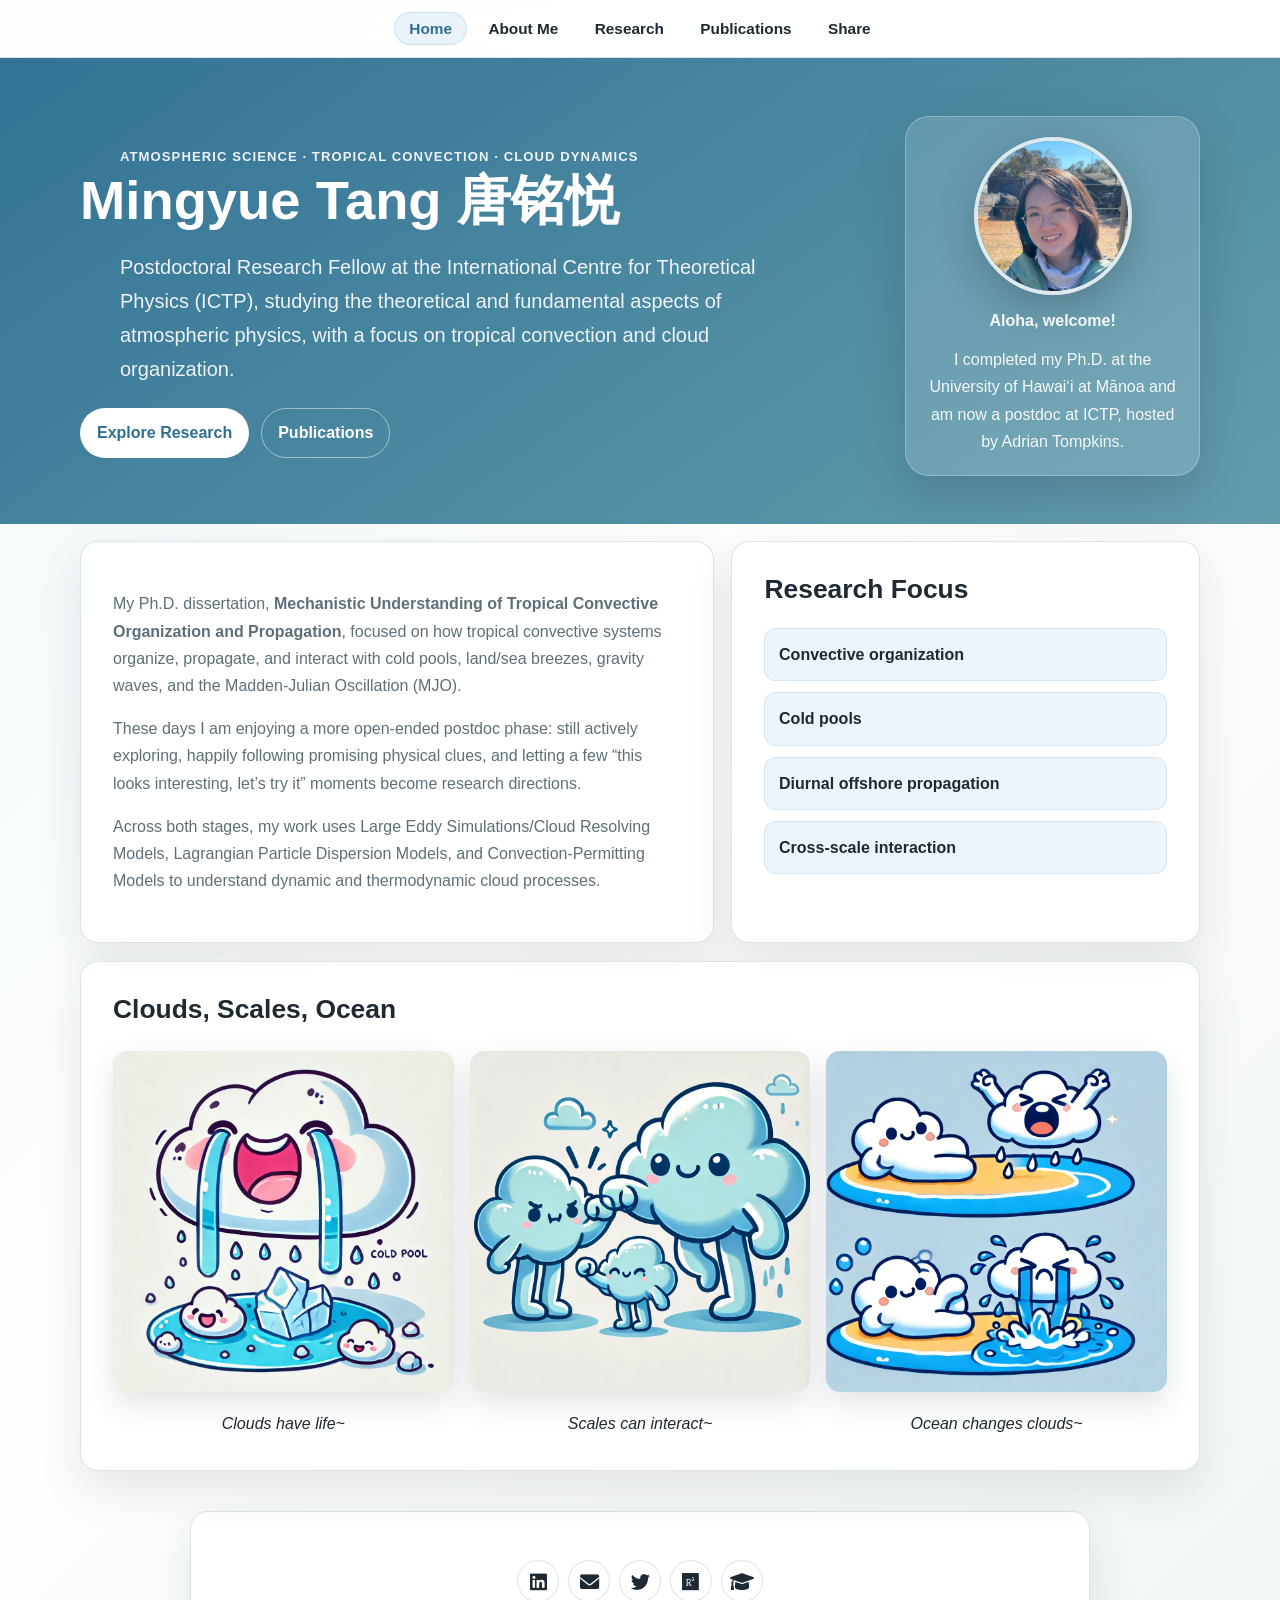
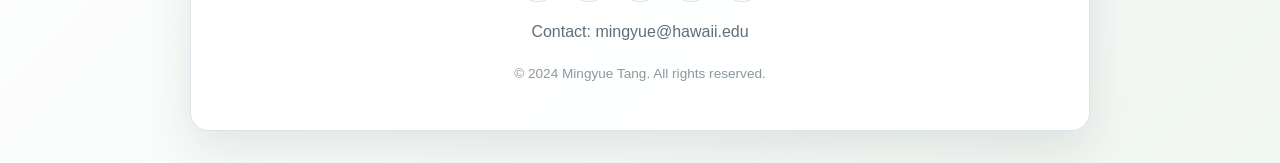
<file: index.html>
<!DOCTYPE html>
<html lang="en">
<head>
    <meta charset="UTF-8">
    <meta name="viewport" content="width=device-width, initial-scale=1.0">
    <title>Mingyue Tang's Academic Profile</title>
    <link rel="stylesheet" href="https://cdnjs.cloudflare.com/ajax/libs/font-awesome/6.0.0-beta3/css/all.min.css">
    <link rel="stylesheet" href="styles.css">
</head>
<body>
    <div class="navbar">
        <a href="index.html" aria-current="page">Home</a>
        <a href="about.html">About Me</a>
        <a href="research.html">Research</a>
        <a href="publications.html">Publications</a>
        <a href="share.html">Share</a>
    </div>
    <header class="header hero">
        <div class="hero-inner">
            <div class="hero-copy">
                <p class="eyebrow">Atmospheric science · tropical convection · cloud dynamics</p>
                <h1>Mingyue Tang 唐铭悦</h1>
                <p class="hero-subtitle">Postdoctoral Research Fellow at the International Centre for Theoretical Physics (ICTP), studying the theoretical and fundamental aspects of atmospheric physics, with a focus on tropical convection and cloud organization.</p>
                <div class="hero-actions">
                    <a class="button primary" href="research.html">Explore Research</a>
                    <a class="button" href="publications.html">Publications</a>
                </div>
            </div>
            <aside class="profile-card">
                <img src="IMGprofile.png" alt="Profile Picture" class="profile-pic">
                <p><strong>Aloha, welcome!</strong></p>
                <p>I completed my Ph.D. at the University of Hawai‘i at Mānoa and am now a postdoc at ICTP, hosted by Adrian Tompkins.</p>
            </aside>
        </div>
    </header>
    <main class="home-grid">
        <section class="container intro-card">
            <p>My Ph.D. dissertation, <strong>Mechanistic Understanding of Tropical Convective Organization and Propagation</strong>, focused on how tropical convective systems organize, propagate, and interact with cold pools, land/sea breezes, gravity waves, and the Madden-Julian Oscillation (MJO).</p>
            <p>These days I am enjoying a more open-ended postdoc phase: still actively exploring, happily following promising physical clues, and letting a few “this looks interesting, let’s try it” moments become research directions.</p>
            <p>Across both stages, my work uses Large Eddy Simulations/Cloud Resolving Models, Lagrangian Particle Dispersion Models, and Convection-Permitting Models to understand dynamic and thermodynamic cloud processes.</p>
        </section>
        <section class="container focus-card">
            <h2>Research Focus</h2>
            <div class="focus-list">
                <span>Convective organization</span>
                <span>Cold pools</span>
                <span>Diurnal offshore propagation</span>
                <span>Cross-scale interaction</span>
            </div>
        </section>
        <section class="container visual-card">
            <h2>Clouds, Scales, Ocean</h2>
            <div class="image-row">
                <div>
                    <img src="CloudFig1.png" alt="Clouds have life~">
                    <p><em>Clouds have life~</em></p>
                </div>
                <div>
                    <img src="CloudFig2.png" alt="Scales can interact~">
                    <p><em>Scales can interact~</em></p>
                </div>
                <div>
                    <img src="CloudFig3.png" alt="Ocean changes clouds~">
                    <p><em>Ocean changes clouds~</em></p>
                </div>
            </div>
        </section>
    </main>
    <footer>
        <div class="container">
            <div class="social-icons">
                <a href="https://www.linkedin.com/in/mingyue-tang-902974220/" target="_blank"><i class="fab fa-linkedin"></i></a>
                <a href="mailto:mingyue@hawaii.edu"><i class="fas fa-envelope"></i></a>
                <a href="https://twitter.com/tang_mingyue" target="_blank"><i class="fab fa-twitter"></i></a>
                <a href="https://www.researchgate.net/profile/Mingyue-Tang" target="_blank"><i class="fab fa-researchgate"></i></a>
                <a href="https://scholar.google.com/citations?user=uHS8cHoAAAAJ&amp;hl=en" target="_blank"><i class="fas fa-graduation-cap"></i></a>
            </div>         
            <p>Contact: mingyue@hawaii.edu</p>
            <p class="footer-small">&copy; 2024 Mingyue Tang. All rights reserved.</p>
        </div>
    </footer>
</body>
</html>
</file>
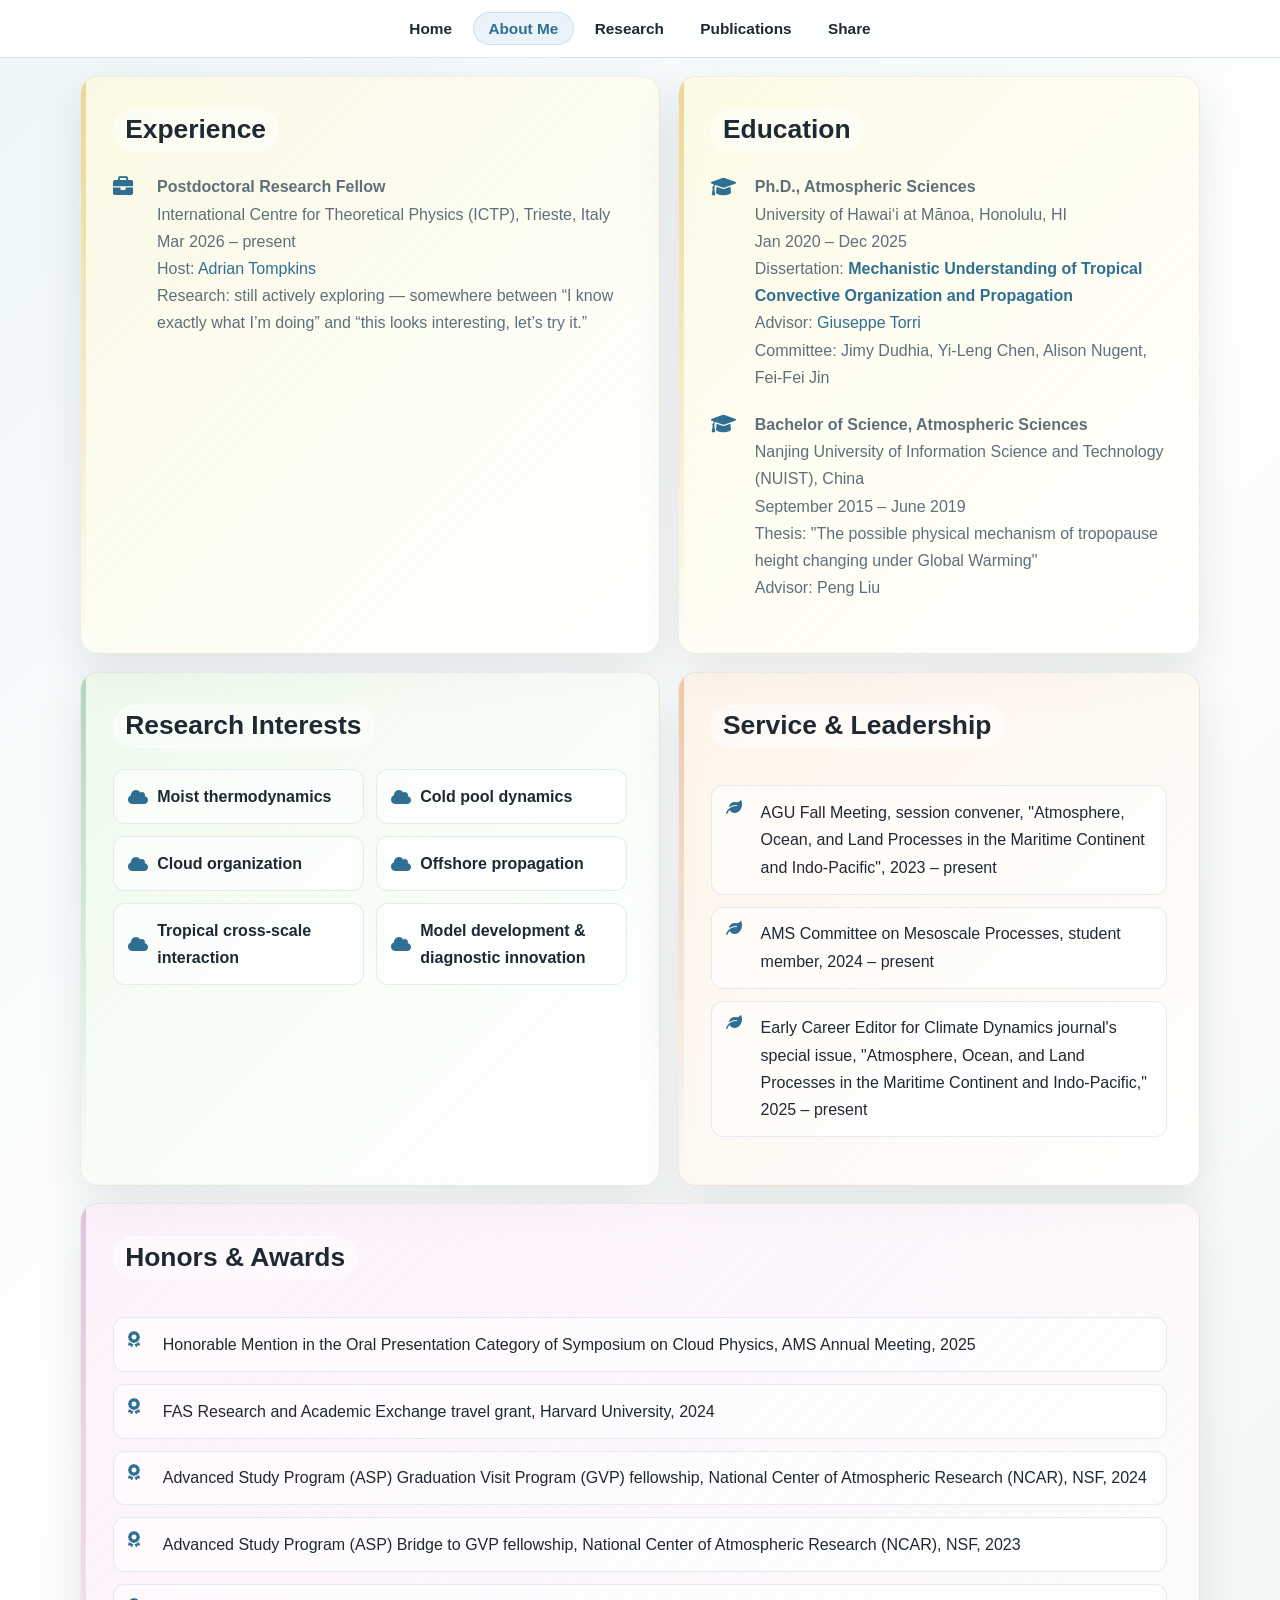
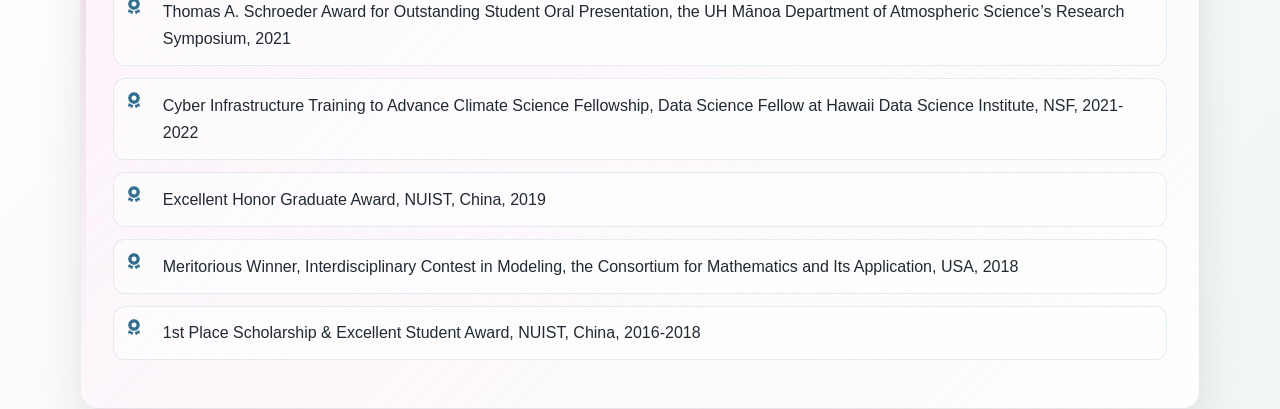
<file: about.html>
<!DOCTYPE html>
<html lang="en">
<head>
    <meta charset="UTF-8">
    <meta name="viewport" content="width=device-width, initial-scale=1.0">
    <title>About Mingyue Tang</title>
    <link rel="stylesheet" href="https://cdnjs.cloudflare.com/ajax/libs/font-awesome/6.0.0-beta3/css/all.min.css">
    <link rel="stylesheet" href="styles.css">
</head>
<body>
    <div class="navbar">
        <a href="index.html">Home</a>
        <a href="about.html" aria-current="page">About Me</a>
        <a href="research.html">Research</a>
        <a href="publications.html">Publications</a>
        <a href="share.html">Share</a>
    </div>
    <main class="about-grid">
    <div class="container candy-card candy-yellow">
        <div class="section">
            <h2>Experience</h2>
            <div class="education-item">
                <i class="fas fa-briefcase"></i>
                <div class="education-details">
                    <strong>Postdoctoral Research Fellow</strong><br>
                    International Centre for Theoretical Physics (ICTP), Trieste, Italy<br>
                    Mar 2026 – present<br>
                    Host: <a href="https://users.ictp.it/~tompkins/" target="_blank">Adrian Tompkins</a><br>
                    Research: still actively exploring — somewhere between “I know exactly what I’m doing” and “this looks interesting, let’s try it.”
                </div>
            </div>
        </div>
    </div>
    <div class="container candy-card candy-yellow">
        <div class="section">
            <h2>Education</h2>
            <div class="education-item">
                <i class="fas fa-graduation-cap"></i>
                <div class="education-details">
                    <strong>Ph.D., Atmospheric Sciences</strong><br>
                    University of Hawai‘i at Mānoa, Honolulu, HI<br>
                    Jan 2020 – Dec 2025<br>
                    Dissertation: <strong class="thesis-title">Mechanistic Understanding of Tropical Convective Organization and Propagation</strong><br>
                    Advisor: <a href="https://giuseppetorri.com/" target="_blank">Giuseppe Torri</a><br>
                    Committee: Jimy Dudhia, Yi-Leng Chen, Alison Nugent, Fei-Fei Jin
                </div>
            </div>
            <div class="education-item">
                <i class="fas fa-graduation-cap"></i>
                <div class="education-details">
                    <strong>Bachelor of Science, Atmospheric Sciences</strong><br>
                    Nanjing University of Information Science and Technology (NUIST), China<br>
                    September 2015 – June 2019<br>
                    Thesis: "The possible physical mechanism of tropopause height changing under Global Warming"<br>
                    Advisor: Peng Liu
                </div>
            </div>
        </div>
    </div>
    <div class="green-container paired-card candy-card candy-green">
        <div class="section">
            <h2>Research Interests</h2>
            <div class="research-interests">
                <div><i class="fas fa-cloud"></i>Moist thermodynamics</div>
                <div><i class="fas fa-cloud"></i>Cold pool dynamics</div>
                <div><i class="fas fa-cloud"></i>Cloud organization</div>
                <div><i class="fas fa-cloud"></i>Offshore propagation</div>
                <div><i class="fas fa-cloud"></i>Tropical cross-scale interaction</div>
                <div><i class="fas fa-cloud"></i>Model development &amp; diagnostic innovation</div>
            </div>
        </div>
    </div>
    <div class="orange-container paired-card candy-card candy-peach">
        <div class="section">
            <h2>Service & Leadership</h2>
            <ul class="service-list">
                <li><i class="fas fa-leaf"></i>AGU Fall Meeting, session convener, "Atmosphere, Ocean, and Land Processes in the Maritime Continent and Indo-Pacific", 2023 – present</li>
                <li><i class="fas fa-leaf"></i>AMS Committee on Mesoscale Processes, student member, 2024 – present</li>
                <li><i class="fas fa-leaf"></i>Early Career Editor for Climate Dynamics journal's special issue, "Atmosphere, Ocean, and Land Processes in the Maritime Continent and Indo-Pacific," 2025 – present</li>
            </ul>
        </div>
    </div>
    <div class="purple-container wide-card candy-card candy-pink">
        <div class="section">
            <h2>Honors & Awards</h2>
            <ul class="honors-list">
                <li><i class="fas fa-award"></i>Honorable Mention in the Oral Presentation Category of Symposium on Cloud Physics, AMS Annual Meeting, 2025</li>
                <li><i class="fas fa-award"></i>FAS Research and Academic Exchange travel grant, Harvard University, 2024</li>
                <li><i class="fas fa-award"></i>Advanced Study Program (ASP) Graduation Visit Program (GVP) fellowship, National Center of Atmospheric Research (NCAR), NSF, 2024</li>
                <li><i class="fas fa-award"></i>Advanced Study Program (ASP) Bridge to GVP fellowship, National Center of Atmospheric Research (NCAR), NSF, 2023</li>
                <li><i class="fas fa-award"></i>Thomas A. Schroeder Award for Outstanding Student Oral Presentation, the UH Mānoa Department of Atmospheric Science’s Research Symposium, 2021</li>
                <li><i class="fas fa-award"></i>Cyber Infrastructure Training to Advance Climate Science Fellowship, Data Science Fellow at Hawaii Data Science Institute, NSF, 2021-2022</li>
                <li><i class="fas fa-award"></i>Excellent Honor Graduate Award, NUIST, China, 2019</li>
                <li><i class="fas fa-award"></i>Meritorious Winner, Interdisciplinary Contest in Modeling, the Consortium for Mathematics and Its Application, USA, 2018</li>
                <li><i class="fas fa-award"></i>1st Place Scholarship & Excellent Student Award, NUIST, China, 2016-2018</li>
            </ul>
        </div>
    </div>
    </main>
</body>
</html>
</file>
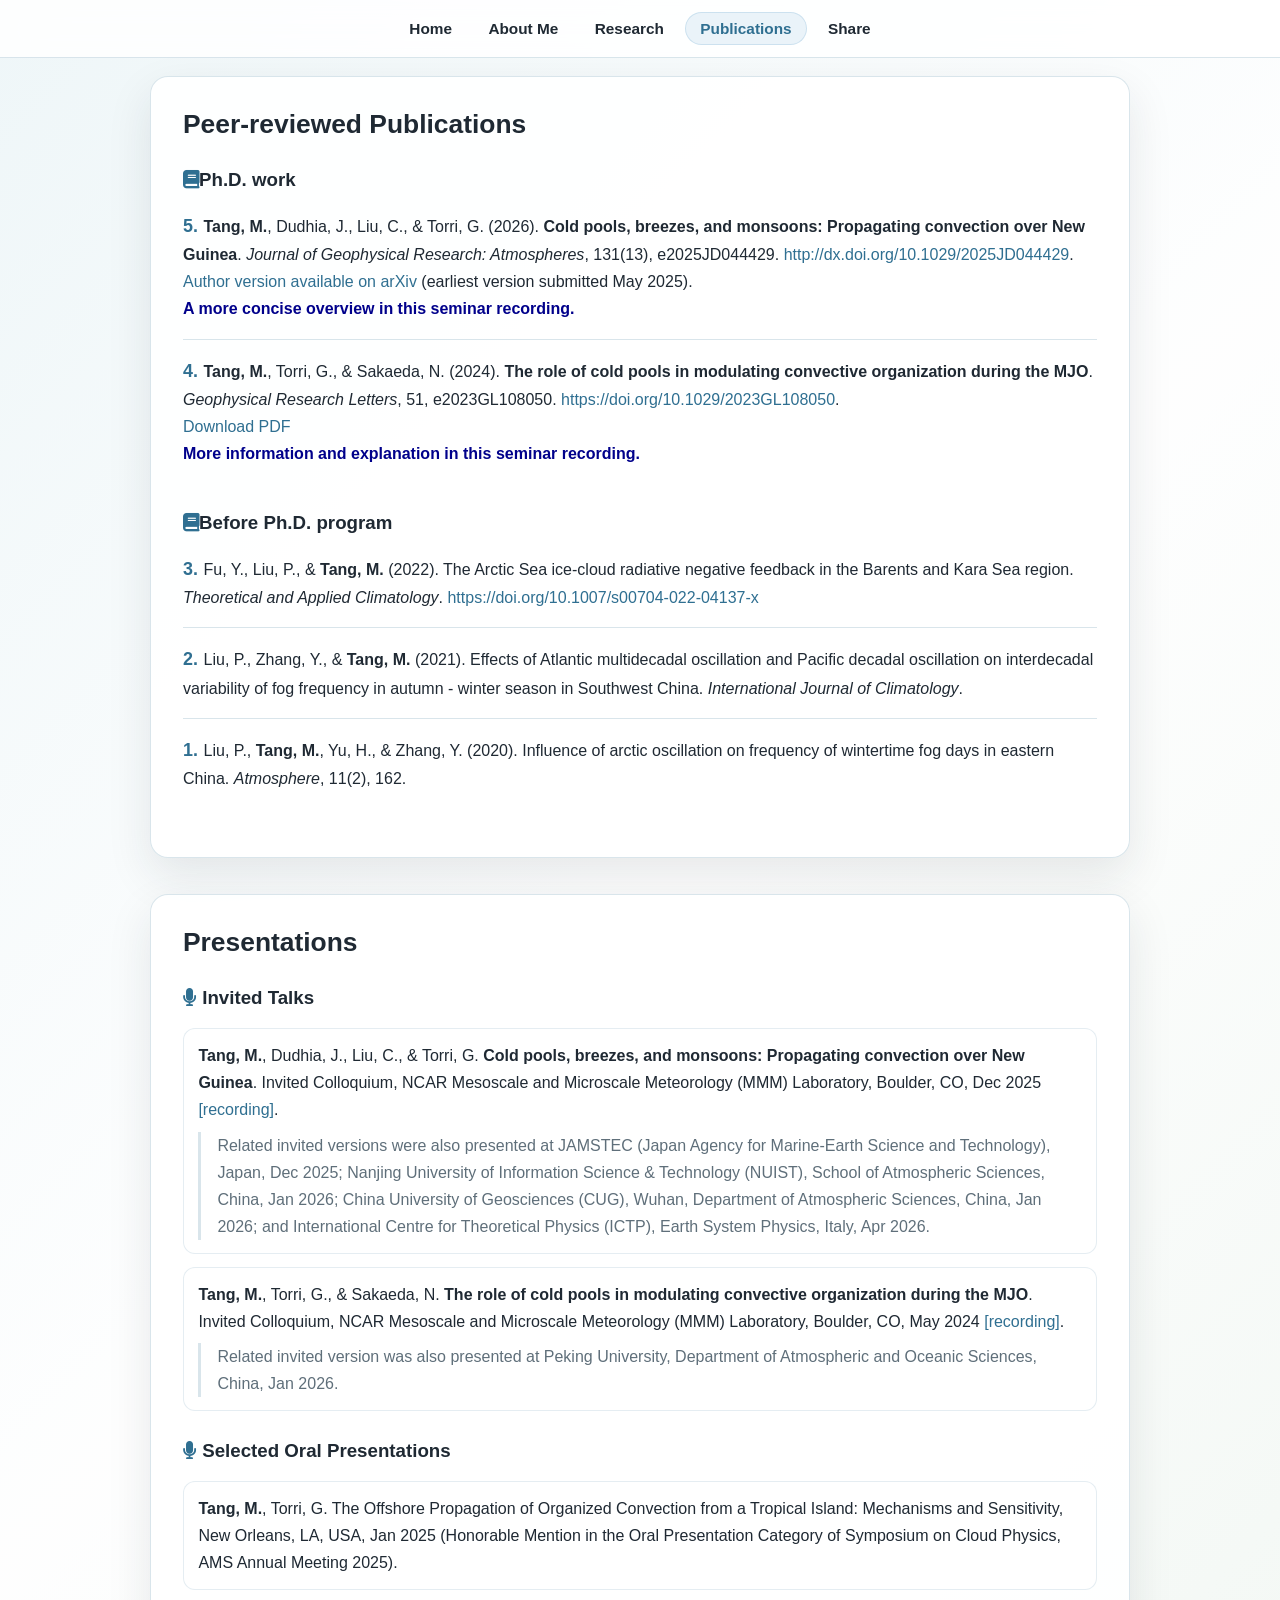
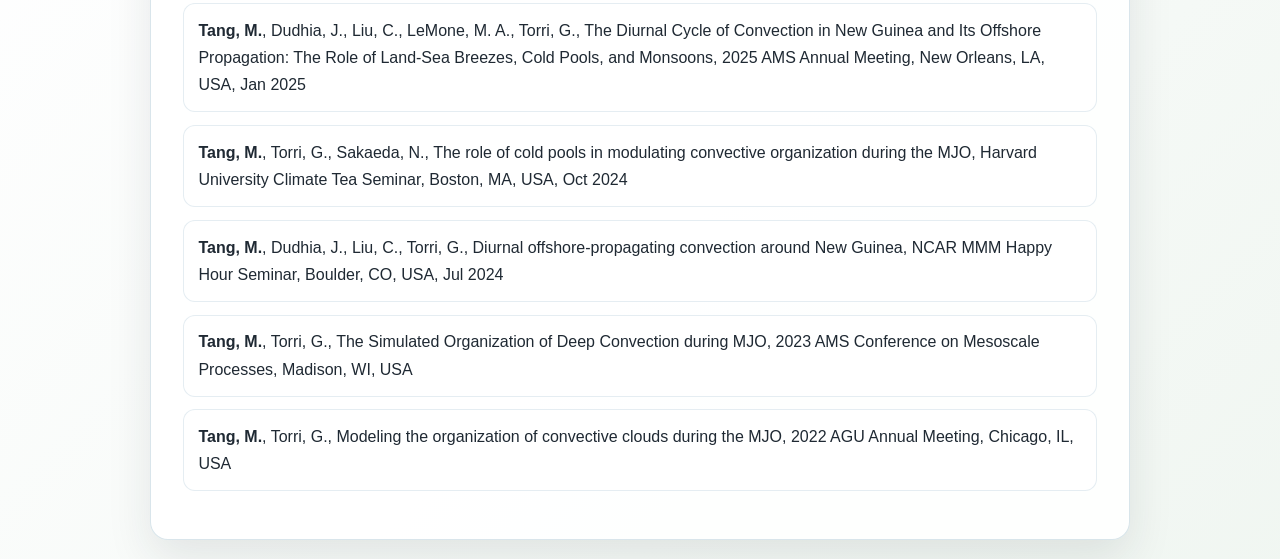
<file: publications.html>
<!DOCTYPE html>
<html lang="en">
<head>
    <meta charset="UTF-8">
    <meta name="viewport" content="width=device-width, initial-scale=1.0">
    <title>Mingyue Tang's Publications</title>
    <link rel="stylesheet" href="https://cdnjs.cloudflare.com/ajax/libs/font-awesome/6.0.0-beta3/css/all.min.css">
    <link rel="stylesheet" href="styles.css">
</head>
<body>
    <div class="navbar">
        <a href="index.html">Home</a>
        <a href="about.html">About Me</a>
        <a href="research.html">Research</a>
        <a href="publications.html" aria-current="page">Publications</a>
        <a href="share.html">Share</a>
    </div>
    <main class="single-column">
    <section class="container publication-main">
        <div class="section">
            <h2>Peer-reviewed Publications</h2>
            <h3><i class="fas fa-book book-icon"></i>Ph.D. work</h3>
            <div class="publication-section">
                <ol class="publications-list">
                    <li>
                        <span class="number">5.</span><strong>Tang, M.</strong>, Dudhia, J., Liu, C., & Torri, G. (2026). <strong><span class="highlight">Cold pools, breezes, and monsoons: Propagating convection over New Guinea</span></strong>. <em>Journal of Geophysical Research: Atmospheres</em>, 131(13), e2025JD044429.
                        <a href="http://dx.doi.org/10.1029/2025JD044429" target="_blank">http://dx.doi.org/10.1029/2025JD044429</a>.
                        <br>
                        <a href="https://arxiv.org/pdf/2506.00473" target="_blank">Author version available on arXiv</a> (earliest version submitted May 2025).
                        <br>
                        <a href="https://www.youtube.com/watch?v=6tlKYKa3GSI" target="_blank" style="color: #00008B;"><strong>A more concise overview in this seminar recording.</strong></a>
                    </li>
                    <li>
                        <span class="number">4.</span><strong>Tang, M.</strong>, Torri, G., & Sakaeda, N. (2024). <strong><span class="highlight">The role of cold pools in modulating convective organization during the MJO</span></strong>. <em>Geophysical Research Letters</em>, 51, e2023GL108050. <a href="https://doi.org/10.1029/2023GL108050" target="_blank">https://doi.org/10.1029/2023GL108050</a>.
                        <br>
                        <a href="Geophysical Research Letters - 2024 - Tang - The Role of Cold Pools in Modulating Convective Organization During the MJO.pdf" target="_blank">Download PDF</a>
                        <br>
                        <a href="https://www.youtube.com/watch?v=HmD-7ca0668" target="_blank" style="color: #00008B;"><strong>More information and explanation in this seminar recording.</strong></a>
                    </li>
                </ol>
            </div>
            <h3><i class="fas fa-book book-icon"></i>Before Ph.D. program</h3>
            <div class="publication-section">
                <ol class="publications-list">
                    <li>
                        <span class="number">3.</span>Fu, Y., Liu, P., & <strong>Tang, M.</strong> (2022). The Arctic Sea ice-cloud radiative negative feedback in the Barents and Kara Sea region. <em>Theoretical and Applied Climatology</em>. <a href="https://doi.org/10.1007/s00704-022-04137-x" target="_blank">https://doi.org/10.1007/s00704-022-04137-x</a>
                    </li>
                    <li>
                        <span class="number">2.</span>Liu, P., Zhang, Y., & <strong>Tang, M.</strong> (2021). Effects of Atlantic multidecadal oscillation and Pacific decadal oscillation on interdecadal variability of fog frequency in autumn - winter season in Southwest China. <em>International Journal of Climatology</em>.
                    </li>
                    <li>
                        <span class="number">1.</span>Liu, P., <strong>Tang, M.</strong>, Yu, H., & Zhang, Y. (2020). Influence of arctic oscillation on frequency of wintertime fog days in eastern China. <em>Atmosphere</em>, 11(2), 162.
                    </li>
                </ol>
            </div>
        </div>
    </section>
    <section class="presentation-container">
        <div class="section">
            <h2>Presentations</h2>
            <h3><i class="fas fa-microphone microphone-icon"></i> Invited Talks</h3>
            <div class="presentation-section">
                <ul class="presentation-list">
                    <li>
                        <strong>Tang, M.</strong>, Dudhia, J., Liu, C., & Torri, G. <strong><span class="highlight">Cold pools, breezes, and monsoons: Propagating convection over New Guinea</span></strong>. Invited Colloquium, NCAR Mesoscale and Microscale Meteorology (MMM) Laboratory, Boulder, CO, Dec 2025 <a href="https://www.youtube.com/watch?v=6tlKYKa3GSI" target="_blank">[recording]</a>.
                        <div style="margin-top: 0.5rem; padding-left: 1rem; border-left: 3px solid rgba(47, 111, 145, 0.18); color: #5f6f7a;">Related invited versions were also presented at JAMSTEC (Japan Agency for Marine-Earth Science and Technology), Japan, Dec 2025; Nanjing University of Information Science & Technology (NUIST), School of Atmospheric Sciences, China, Jan 2026; China University of Geosciences (CUG), Wuhan, Department of Atmospheric Sciences, China, Jan 2026; and International Centre for Theoretical Physics (ICTP), Earth System Physics, Italy, Apr 2026.</div>
                    </li>
                    <li>
                        <strong>Tang, M.</strong>, Torri, G., & Sakaeda, N. <strong><span class="highlight">The role of cold pools in modulating convective organization during the MJO</span></strong>. Invited Colloquium, NCAR Mesoscale and Microscale Meteorology (MMM) Laboratory, Boulder, CO, May 2024 <a href="https://www.youtube.com/watch?v=HmD-7ca0668" target="_blank">[recording]</a>.
                        <div style="margin-top: 0.5rem; padding-left: 1rem; border-left: 3px solid rgba(47, 111, 145, 0.18); color: #5f6f7a;">Related invited version was also presented at Peking University, Department of Atmospheric and Oceanic Sciences, China, Jan 2026.</div>
                    </li>
                </ul>
            </div>
            <h3><i class="fas fa-microphone microphone-icon"></i> Selected Oral Presentations</h3>
            <div class="presentation-section">
                <ul class="presentation-list">
                    <li><strong>Tang, M.</strong>, Torri, G. The Offshore Propagation of Organized Convection from a Tropical Island: Mechanisms and Sensitivity, New Orleans, LA, USA, Jan 2025 (Honorable Mention in the Oral Presentation Category of Symposium on Cloud Physics, AMS Annual Meeting 2025).</li>
                    <li><strong>Tang, M.</strong>, Dudhia, J., Liu, C., LeMone, M. A., Torri, G., The Diurnal Cycle of Convection in New Guinea and Its Offshore Propagation: The Role of Land-Sea Breezes, Cold Pools, and Monsoons, 2025 AMS Annual Meeting, New Orleans, LA, USA, Jan 2025</li>
                    <li><strong>Tang, M.</strong>, Torri, G., Sakaeda, N., The role of cold pools in modulating convective organization during the MJO, Harvard University Climate Tea Seminar, Boston, MA, USA, Oct 2024</li>
                    <li><strong>Tang, M.</strong>, Dudhia, J., Liu, C., Torri, G., Diurnal offshore-propagating convection around New Guinea, NCAR MMM Happy Hour Seminar, Boulder, CO, USA, Jul 2024</li>
                    <li><strong>Tang, M.</strong>, Torri, G., The Simulated Organization of Deep Convection during MJO, 2023 AMS Conference on Mesoscale Processes, Madison, WI, USA</li>
                    <li><strong>Tang, M.</strong>, Torri, G., Modeling the organization of convective clouds during the MJO, 2022 AGU Annual Meeting, Chicago, IL, USA</li>
                </ul>
            </div>
        </div>
    </section>
    </main>
</body>
</html>
</file>
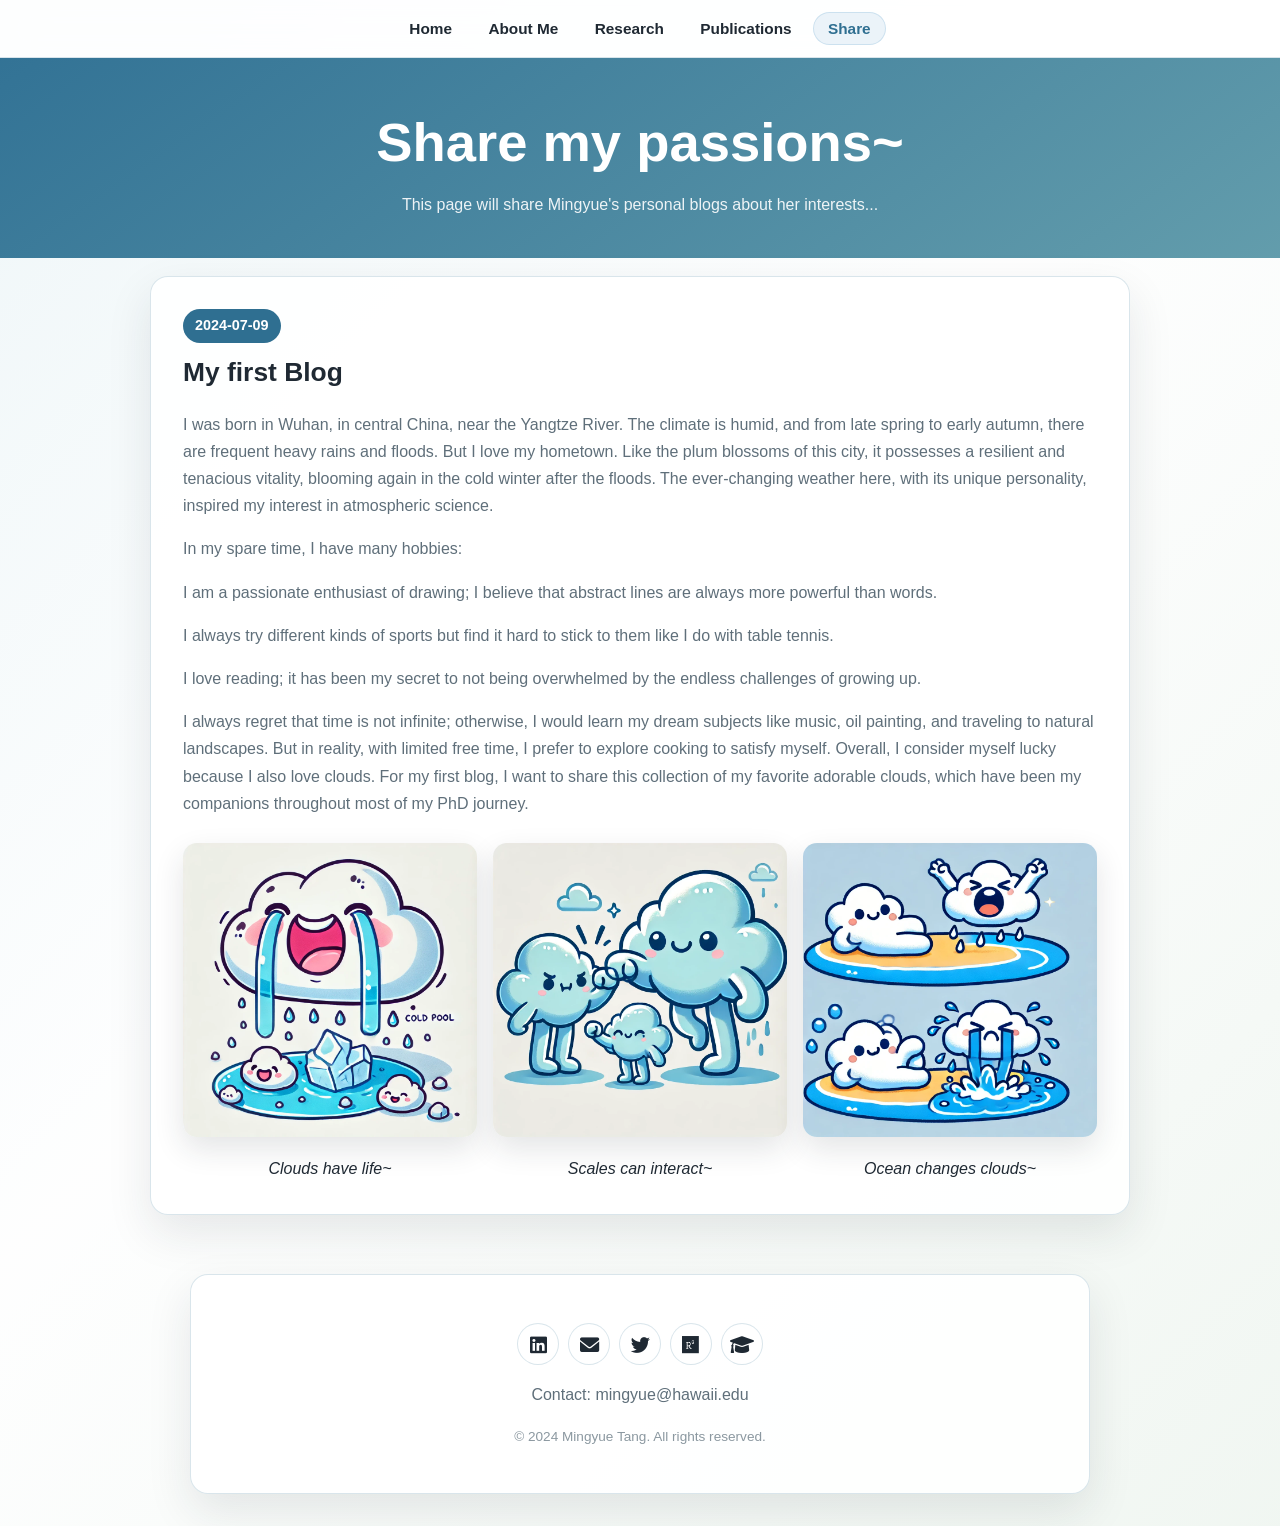
<file: share.html>
<!DOCTYPE html>
<html lang="en">
<head>
    <meta charset="UTF-8">
    <meta name="viewport" content="width=device-width, initial-scale=1.0">
    <title>Mingyue Tang's Passions</title>
    <link rel="stylesheet" href="https://cdnjs.cloudflare.com/ajax/libs/font-awesome/6.0.0-beta3/css/all.min.css">
    <link rel="stylesheet" href="styles.css">
</head>
<body>
    <div class="navbar">
        <a href="index.html">Home</a>
        <a href="about.html">About Me</a>
        <a href="research.html">Research</a>
        <a href="publications.html">Publications</a>
        <a href="share.html" aria-current="page">Share</a>
    </div>
    <div class="header">
        <h1>Share my passions~</h1>
        <p>This page will share Mingyue's personal blogs about her interests...</p>
    </div>
    <main class="single-column">
    <article class="container blog-card">
        <div class="timestamp">2024-07-09</div>
        <div class="section">
            <h2>My first Blog</h2>
            <p>I was born in Wuhan, in central China, near the Yangtze River. The climate is humid, and from late spring to early autumn, there are frequent heavy rains and floods. But I love my hometown. Like the plum blossoms of this city, it possesses a resilient and tenacious vitality, blooming again in the cold winter after the floods. The ever-changing weather here, with its unique personality, inspired my interest in atmospheric science.</p>
            <p>In my spare time, I have many hobbies:</p>
            <p>I am a passionate enthusiast of drawing; I believe that abstract lines are always more powerful than words.</p>
            <p>I always try different kinds of sports but find it hard to stick to them like I do with table tennis.</p>
            <p>I love reading; it has been my secret to not being overwhelmed by the endless challenges of growing up.</p>
            <p>I always regret that time is not infinite; otherwise, I would learn my dream subjects like music, oil painting, and traveling to natural landscapes. But in reality, with limited free time, I prefer to explore cooking to satisfy myself. Overall, I consider myself lucky because I also love clouds. For my first blog, I want to share this collection of my favorite adorable clouds, which have been my companions throughout most of my PhD journey.</p>
        </div>
        <div class="image-row">
            <div>
                <img src="CloudFig1.png" alt="Clouds have life~">
                <p><em>Clouds have life~</em></p>
            </div>
            <div>
                <img src="CloudFig2.png" alt="Scales can interact~">
                <p><em>Scales can interact~</em></p>
            </div>
            <div>
                <img src="CloudFig3.png" alt="Ocean changes clouds~">
                <p><em>Ocean changes clouds~</em></p>
            </div>
        </div>
    </article>
    </main>
    <footer>
        <div class="container">
            <div class="social-icons">
                <a href="https://www.linkedin.com/in/mingyue-tang-902974220/" target="_blank"><i class="fab fa-linkedin"></i></a>
                <a href="mailto:mingyue@hawaii.edu"><i class="fas fa-envelope"></i></a>
                <a href="https://twitter.com/tang_mingyue" target="_blank"><i class="fab fa-twitter"></i></a>
                <a href="https://www.researchgate.net/profile/Mingyue-Tang" target="_blank"><i class="fab fa-researchgate"></i></a>
                <a href="https://scholar.google.com/citations?user=uHS8cHoAAAAJ&amp;hl=en" target="_blank"><i class="fas fa-graduation-cap"></i></a>
            </div>         
            <p>Contact: mingyue@hawaii.edu</p>
            <p class="footer-small">&copy; 2024 Mingyue Tang. All rights reserved.</p>
        </div>
    </footer>
</body>
</html>
</file>
<file: styles.css>
:root {
    --ink: #1f2933;
    --muted: #5f6f7a;
    --paper: #ffffff;
    --mist: #eef6f8;
    --sky: #5d9fc8;
    --sky-dark: #2f6f91;
    --sage: #7fa58b;
    --coral: #c9896c;
    --line: rgba(47, 111, 145, 0.18);
    --shadow: 0 18px 45px rgba(31, 41, 51, 0.10);
}

* {
    box-sizing: border-box;
}

html {
    scroll-behavior: smooth;
}

body {
    margin: 0;
    color: var(--ink);
    font-family: -apple-system, BlinkMacSystemFont, "Segoe UI", Roboto, Helvetica, Arial, sans-serif;
    font-size: 16px;
    line-height: 1.7;
    background:
        linear-gradient(135deg, rgba(238, 246, 248, 0.96), rgba(255, 255, 255, 0.86) 45%, rgba(240, 246, 241, 0.94)),
        #f7fafb;
}

a {
    color: var(--sky-dark);
    text-decoration: none;
    text-underline-offset: 0.2em;
    transition: color 0.2s ease, background-color 0.2s ease, border-color 0.2s ease, transform 0.2s ease;
}

a:hover {
    color: var(--coral);
}

p {
    color: var(--muted);
}

h1,
h2,
h3 {
    color: var(--ink);
    line-height: 1.2;
}

h2 {
    margin-top: 0;
    font-size: 1.65rem;
}

h3 {
    margin-top: 1.8rem;
}

.navbar {
    position: sticky;
    top: 0;
    z-index: 20;
    display: flex;
    justify-content: center;
    gap: 0.35rem;
    padding: 0.75rem max(1rem, env(safe-area-inset-left)) 0.75rem max(1rem, env(safe-area-inset-right));
    background: rgba(255, 255, 255, 0.86);
    border-bottom: 1px solid var(--line);
    backdrop-filter: blur(14px);
    -webkit-backdrop-filter: blur(14px);
}

.navbar a {
    color: var(--ink);
    border: 1px solid transparent;
    border-radius: 999px;
    padding: 0.5rem 0.9rem;
    font-size: 0.96rem;
    font-weight: 650;
    line-height: 1;
    white-space: nowrap;
}

.navbar a:hover,
.navbar a[aria-current="page"] {
    color: var(--sky-dark);
    background: rgba(93, 159, 200, 0.12);
    border-color: rgba(93, 159, 200, 0.22);
}

.header {
    text-align: center;
    padding: 3.2rem 1.2rem 2.5rem;
    color: #fff;
    background:
        linear-gradient(145deg, rgba(47, 111, 145, 0.92), rgba(100, 156, 164, 0.78)),
        #5d9fc8;
}

.header h1 {
    margin: 0 0 1rem;
    color: #fff;
    font-size: clamp(2rem, 5vw, 3.4rem);
    font-weight: 760;
}

.header p {
    max-width: 680px;
    margin: 0.75rem auto 0;
    color: rgba(255, 255, 255, 0.9);
}

.profile-pic {
    display: block;
    width: 158px;
    height: 158px;
    margin: 0 auto;
    border: 4px solid rgba(255, 255, 255, 0.78);
    border-radius: 50%;
    object-fit: cover;
    box-shadow: 0 14px 38px rgba(31, 41, 51, 0.28);
}

.container,
.research-container,
.presentation-container,
.green-container,
.purple-container,
.orange-container {
    width: min(900px, calc(100% - 2rem));
    margin: 1.35rem auto;
    padding: clamp(1.15rem, 3vw, 2rem);
    background: rgba(255, 255, 255, 0.9);
    border: 1px solid var(--line);
    border-radius: 18px;
    box-shadow: var(--shadow);
}

.green-container {
    background: rgba(242, 248, 240, 0.92);
}

.purple-container {
    background: rgba(247, 244, 251, 0.94);
}

.orange-container {
    background: rgba(255, 248, 241, 0.94);
}

.section {
    margin-bottom: 1.5rem;
}

.section:last-child {
    margin-bottom: 0;
}

.image-row {
    display: grid;
    grid-template-columns: repeat(3, minmax(0, 1fr));
    gap: 1rem;
    margin-top: 1.6rem;
}

.image-row div {
    text-align: center;
}

.image-row img,
.image-container img,
.gif-container img,
.grid-container img {
    max-width: 100%;
    height: auto;
    border-radius: 14px;
    box-shadow: 0 12px 30px rgba(31, 41, 51, 0.12);
}

.image-row img {
    width: 100%;
    aspect-ratio: 1 / 1;
    object-fit: cover;
}

.image-row p {
    margin: 0.65rem 0 0;
    color: var(--ink);
}

.gif-container,
.image-container {
    display: flex;
    justify-content: center;
    margin: 1rem 0 1.35rem;
}

.grid-container {
    display: grid;
    grid-template-columns: repeat(4, minmax(0, 1fr));
    gap: 0.8rem;
    margin: 1rem 0 1.35rem;
}


.candy-card {
    position: relative;
    overflow: hidden;
    border-color: rgba(31, 41, 51, 0.08);
}

.candy-card::before {
    content: "";
    position: absolute;
    inset: 0 auto 0 0;
    width: 5px;
    background: linear-gradient(180deg, var(--candy-accent, var(--sky)), rgba(255, 255, 255, 0.28));
}

.candy-card h2 {
    display: inline-flex;
    align-items: center;
    padding: 0.28rem 0.7rem;
    background: rgba(255, 255, 255, 0.48);
    border: 1px solid rgba(255, 255, 255, 0.62);
    border-radius: 999px;
}

.candy-yellow {
    --candy-accent: rgba(226, 190, 91, 0.58);
    background: linear-gradient(135deg, rgba(255, 250, 215, 0.62), rgba(255, 255, 255, 0.86));
}

.candy-green {
    --candy-accent: rgba(132, 188, 146, 0.56);
    background: linear-gradient(135deg, rgba(232, 249, 226, 0.58), rgba(255, 255, 255, 0.86));
}

.candy-peach {
    --candy-accent: rgba(221, 163, 117, 0.54);
    background: linear-gradient(135deg, rgba(255, 236, 218, 0.58), rgba(255, 255, 255, 0.86));
}

.candy-pink {
    --candy-accent: rgba(206, 151, 190, 0.52);
    background: linear-gradient(135deg, rgba(252, 232, 247, 0.56), rgba(255, 255, 255, 0.86));
}

.education-item {
    display: grid;
    grid-template-columns: 32px 1fr;
    gap: 0.75rem;
    margin-bottom: 1.25rem;
}

.education-item i,
.research-interests i,
.honors-list li i,
.service-list li i,
.book-icon,
.microphone-icon {
    color: var(--sky-dark);
}

.education-item i {
    margin-top: 0.2rem;
    font-size: 1.25rem;
}

.education-details {
    color: var(--muted);
}

.thesis-title {
    color: var(--sky-dark);
    font-weight: 800;
}


.research-interests {
    display: grid;
    grid-template-columns: repeat(2, minmax(0, 1fr));
    gap: 0.75rem;
}

.research-interests div,
.honors-list li,
.service-list li,
.presentation-list li {
    background: rgba(255, 255, 255, 0.58);
    border: 1px solid rgba(47, 111, 145, 0.12);
    border-radius: 12px;
    padding: 0.8rem 0.9rem;
}

.research-interests div {
    display: flex;
    align-items: center;
    gap: 0.55rem;
    font-weight: 650;
}

.honors-list,
.service-list,
.publications-list,
.presentation-list {
    padding: 0;
    list-style: none;
}

.honors-list li,
.service-list li {
    display: grid;
    grid-template-columns: 24px 1fr;
    gap: 0.65rem;
    margin-bottom: 0.75rem;
}

.publication-section,
.presentation-section {
    margin-left: 0;
}

.publications-list li {
    margin-bottom: 1rem;
    padding-bottom: 1rem;
    border-bottom: 1px solid var(--line);
}

.publications-list li:last-child {
    border-bottom: 0;
}

.number {
    color: var(--sky-dark);
    font-size: 1.12rem;
    font-weight: 760;
    margin-right: 0.35rem;
}

.presentation-list li {
    margin-bottom: 0.8rem;
}

.timestamp {
    display: inline-block;
    margin-bottom: 0.9rem;
    color: #fff;
    background: var(--sky-dark);
    border-radius: 999px;
    padding: 0.3rem 0.75rem;
    font-size: 0.9rem;
    font-weight: 650;
}

.social-icons {
    display: flex;
    justify-content: center;
    flex-wrap: wrap;
    gap: 0.55rem;
    margin-top: 1rem;
}

.social-icons a {
    display: inline-flex;
    width: 42px;
    height: 42px;
    align-items: center;
    justify-content: center;
    color: var(--ink);
    background: rgba(255, 255, 255, 0.72);
    border: 1px solid var(--line);
    border-radius: 50%;
    font-size: 1.2rem;
}

.social-icons a:hover {
    color: #fff;
    background: var(--sky-dark);
    transform: translateY(-1px);
}

footer {
    padding: 1.2rem 0 2rem;
    text-align: center;
}

footer .container {
    margin-bottom: 0;
}

.footer-small {
    color: #8b98a0;
    font-size: 0.85rem;
}


.hero {
    padding: 3.6rem 1.25rem 3rem;
    text-align: left;
}

.hero-inner,
.home-grid,
.about-grid,
.research-grid,
.publication-layout,
.share-layout,
.single-column {
    width: min(1120px, calc(100% - 2rem));
    margin: 0 auto;
}

.hero-inner {
    display: grid;
    grid-template-columns: minmax(0, 1.45fr) minmax(280px, 0.55fr);
    gap: clamp(1.5rem, 4vw, 3rem);
    align-items: center;
}

.hero-copy {
    max-width: 760px;
}

.eyebrow {
    margin: 0 0 0.85rem;
    color: rgba(255, 255, 255, 0.84);
    font-size: 0.82rem;
    font-weight: 760;
    letter-spacing: 0.08em;
    text-transform: uppercase;
}

.hero-subtitle {
    font-size: clamp(1.05rem, 2vw, 1.25rem);
}

.hero-actions {
    display: flex;
    flex-wrap: wrap;
    gap: 0.75rem;
    margin-top: 1.4rem;
}

.button {
    display: inline-flex;
    align-items: center;
    justify-content: center;
    min-height: 42px;
    padding: 0.65rem 1rem;
    color: #fff;
    border: 1px solid rgba(255, 255, 255, 0.48);
    border-radius: 999px;
    font-weight: 760;
}

.button:hover,
.button.primary {
    color: var(--sky-dark);
    background: #fff;
}

.button.primary:hover {
    color: #fff;
    background: rgba(255, 255, 255, 0.18);
}

.profile-card {
    padding: 1.25rem;
    text-align: center;
    background: rgba(255, 255, 255, 0.14);
    border: 1px solid rgba(255, 255, 255, 0.25);
    border-radius: 24px;
    box-shadow: 0 20px 50px rgba(31, 41, 51, 0.18);
}

.profile-card p {
    color: rgba(255, 255, 255, 0.92);
}

.profile-card a {
    color: #fff;
    text-decoration: underline;
}

.home-grid,
.about-grid,
.research-grid,
.publication-layout,
.share-layout,
.single-column {
    display: grid;
    gap: 1.1rem;
    padding: 1.1rem 0 0;
}

.home-grid {
    grid-template-columns: minmax(0, 1.15fr) minmax(280px, 0.85fr);
}

.home-grid > .container,
.about-grid > div,
.research-grid > article,
.publication-layout > section,
.share-layout > article,
.share-layout > aside,
.single-column > section,
.single-column > article {
    width: 100%;
    margin: 0;
}

.visual-card,
.wide-card {
    grid-column: 1 / -1;
}

.about-grid .paired-card {
    grid-column: auto;
}

.focus-list {
    display: grid;
    gap: 0.7rem;
}

.focus-list span {
    display: block;
    padding: 0.75rem 0.85rem;
    color: var(--ink);
    background: rgba(93, 159, 200, 0.10);
    border: 1px solid rgba(93, 159, 200, 0.18);
    border-radius: 12px;
    font-weight: 700;
}

.about-grid {
    grid-template-columns: minmax(0, 1fr) minmax(320px, 0.9fr);
}

.research-grid {
    max-width: 980px;
}

.research-grid > article {
    margin-bottom: 1.15rem;
}

.research-container img {
    width: 100%;
}

.research-container .image-container img,
.research-container .gif-container img {
    max-width: 100%;
}

.single-column {
    max-width: 980px;
}

.single-column > section,
.single-column > article {
    width: 100%;
    margin: 0 0 1.15rem;
}


@media (max-width: 768px) {
    .hero {
        text-align: center;
    }

    .hero-inner,
    .home-grid,
    .about-grid,
    .research-grid,
    .publication-layout,
    .share-layout,
    .featured-research .section {
        width: min(100% - 1rem, 900px);
        grid-template-columns: 1fr;
    }

    .hero-actions {
        justify-content: center;
    }

    body {
        font-size: 15px;
    }

    .navbar {
        justify-content: flex-start;
        overflow-x: auto;
        scrollbar-width: none;
    }

    .navbar::-webkit-scrollbar {
        display: none;
    }

    .navbar a {
        padding: 0.58rem 0.82rem;
        font-size: 0.92rem;
    }

    .header {
        padding: 2.4rem 1rem 2rem;
    }

    .profile-pic {
        width: 132px;
        height: 132px;
    }

    .container,
    .research-container,
    .presentation-container,
    .green-container,
    .purple-container,
    .orange-container {
        width: min(100% - 1rem, 900px);
        margin: 0.75rem auto;
        border-radius: 14px;
    }

    .image-row,
    .research-interests {
        grid-template-columns: 1fr;
    }

    .grid-container {
        grid-template-columns: repeat(2, minmax(0, 1fr));
    }
}

@media (max-width: 520px) {
    .candy-card::before {
        width: 5px;
    }
}

 (max-width: 460px) {
    .grid-container {
        grid-template-columns: 1fr;
    }

    .education-item,
    .honors-list li,
    .service-list li {
        grid-template-columns: 1fr;
    }
}
</file>
